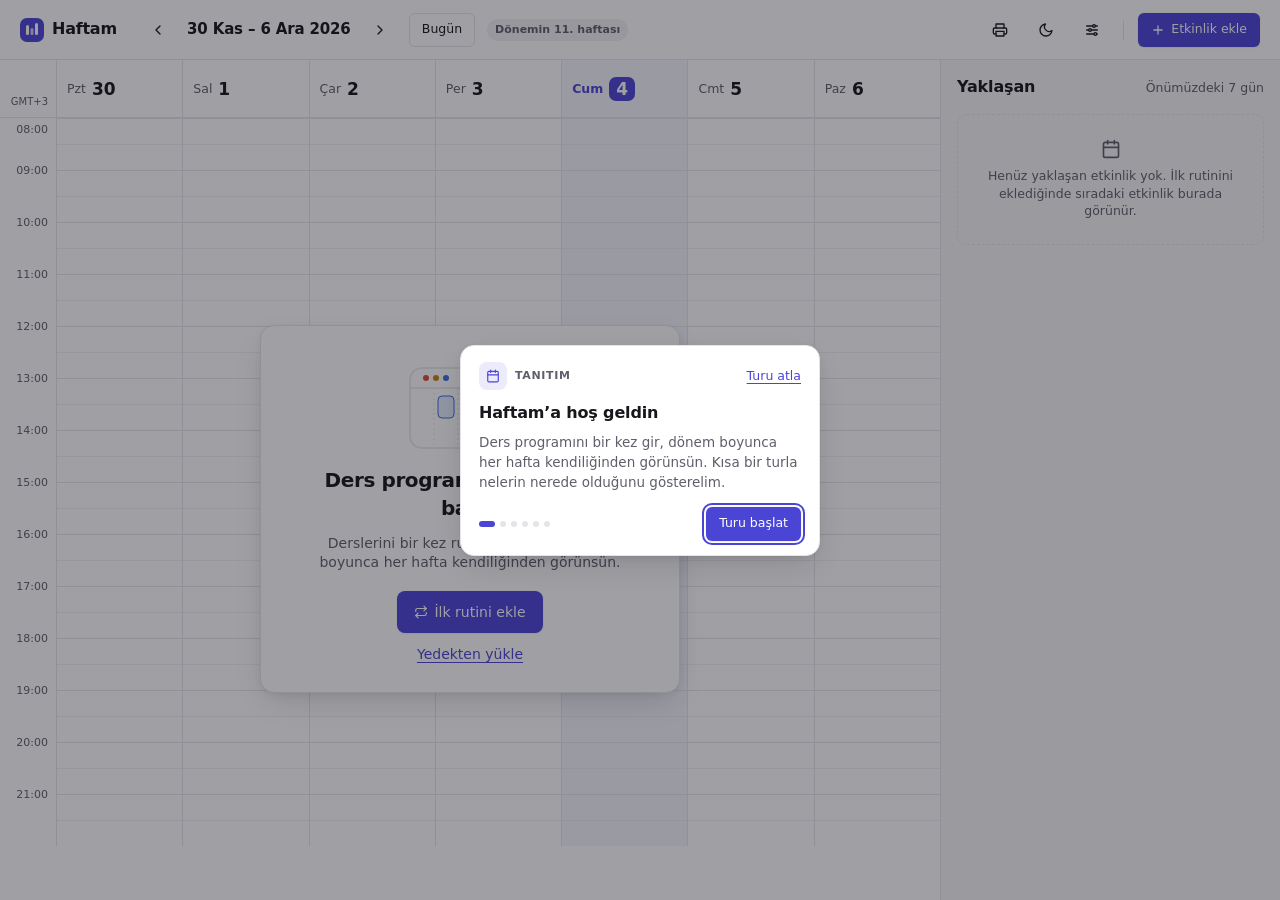
<file: index.html>
<!doctype html>
<html lang="tr" class="hf" data-theme="light">
<head>
<meta charset="utf-8">
<meta name="viewport" content="width=device-width, initial-scale=1, viewport-fit=cover">
<meta http-equiv="Content-Security-Policy" content="default-src 'none'; script-src 'self'; style-src 'self'; img-src 'self' data: blob:; font-src 'self'; connect-src 'self'; manifest-src 'self'; base-uri 'none'; form-action 'none'; object-src 'none'">
<meta name="referrer" content="no-referrer">
<meta name="description" content="Haftam: ders programı ve haftalık planlayıcı. Veriler yalnızca tarayıcında saklanır.">
<meta name="color-scheme" content="light dark">
<title>Haftam</title>
<link rel="icon" href="favicon.svg" type="image/svg+xml">
<link rel="stylesheet" href="css/tokens.css">
<link rel="stylesheet" href="css/app.css">
<link rel="stylesheet" href="css/print.css">
<script type="module" src="js/main.js"></script>
</head>
<body>
<div id="app">
  <noscript><p class="noscript">Haftam çalışmak için JavaScript’e ihtiyaç duyar.</p></noscript>
</div>
</body>
</html>
</file>
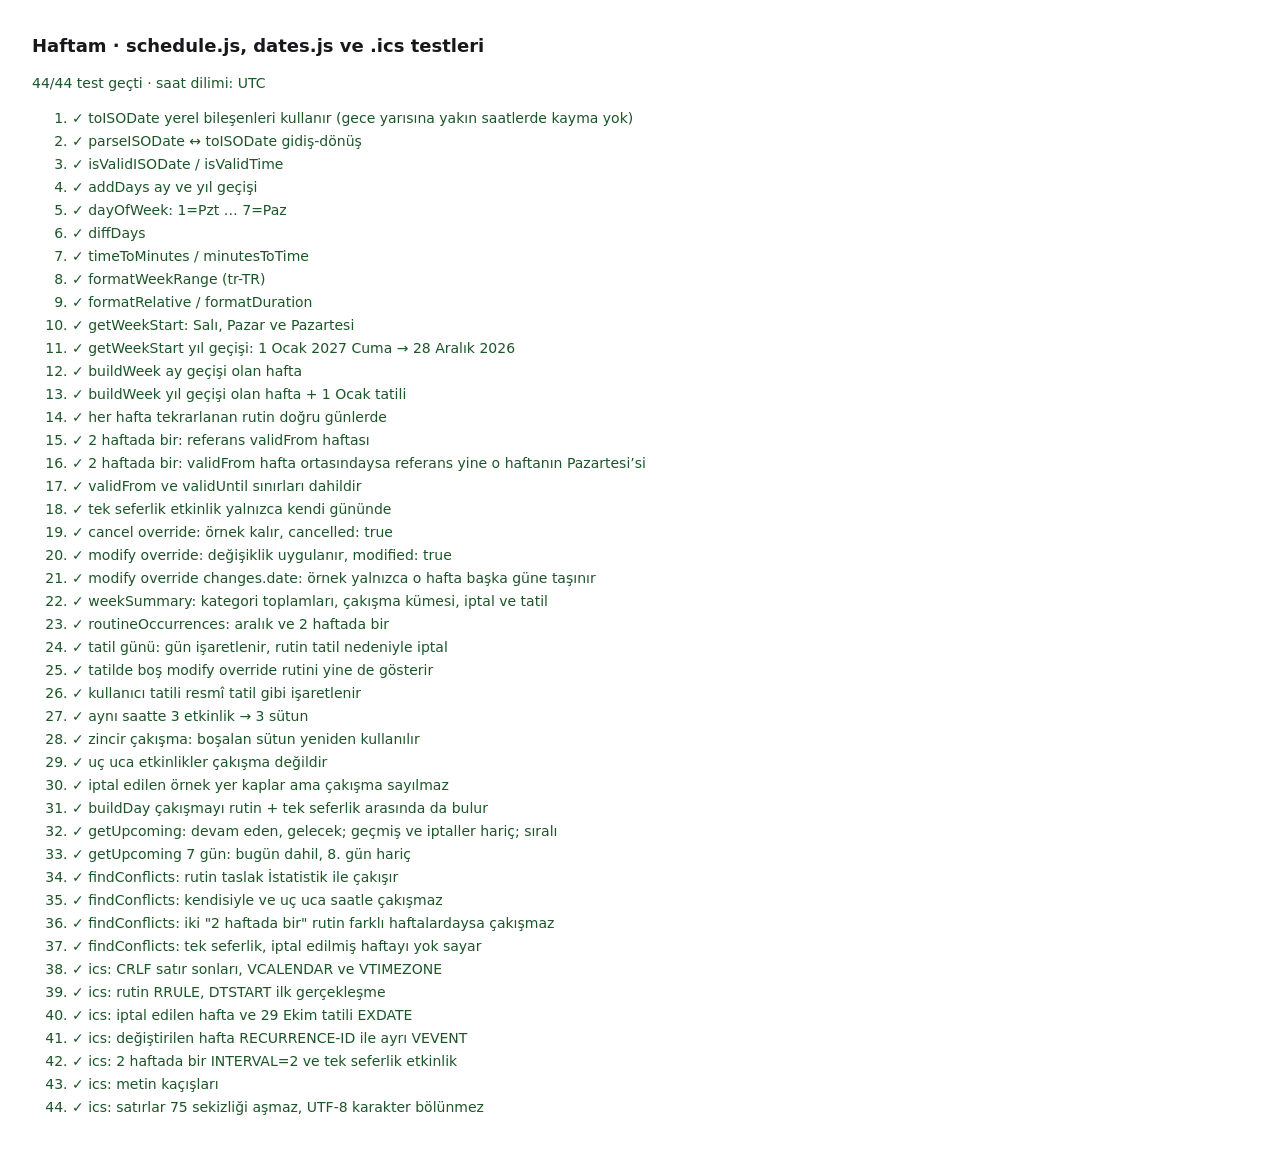
<file: tests/schedule.test.html>
<!doctype html>
<html lang="tr">
<head>
<meta charset="utf-8">
<meta name="viewport" content="width=device-width, initial-scale=1">
<meta http-equiv="Content-Security-Policy" content="default-src 'none'; script-src 'self'; style-src 'self'; img-src 'self' data:; base-uri 'none'; form-action 'none'">
<title>Haftam · Testler</title>
<link rel="icon" href="../favicon.svg" type="image/svg+xml">
<link rel="stylesheet" href="./tests.css">
</head>
<body>
<h1>Haftam · schedule.js, dates.js ve .ics testleri</h1>
<p id="summary">Çalışıyor…</p>
<ol id="results"></ol>
<script type="module" src="./browser.js"></script>
</body>
</html>
</file>
<file: css/tokens.css>
/* Haftam — tasarım değişkenleri */

.hf{
  /* Tipografi */
  --font-sans:"Inter",ui-sans-serif,system-ui,-apple-system,"Segoe UI",Roboto,sans-serif;
  --font-size-xs:11px;
  --font-size-sm:12.5px;
  --font-size-md:14px;
  --font-size-lg:16px;
  --font-size-xl:20px;
  /* Yarıçap */
  --radius-sm:6px;
  --radius-md:10px;
  --radius-lg:14px;
  /* Boşluk */
  --space-1:4px;--space-2:8px;--space-3:12px;--space-4:16px;
  --space-5:20px;--space-6:24px;--space-7:32px;--space-8:40px;
  /* Gölge */
  --shadow-sm:0 1px 2px rgba(17,17,26,.06),0 0 0 1px rgba(17,17,26,.02);
  --shadow-md:0 12px 32px -8px rgba(17,17,26,.18),0 2px 6px rgba(17,17,26,.06);
  /* Renk — açık */
  --color-bg:#F6F6F7;
  --color-surface:#FFFFFF;
  --color-surface-2:#F1F1F4;
  --color-border:#E4E4E9;
  --color-text:#17171C;
  --color-text-muted:#5F5F6B;
  --color-primary:#4B45D6;
  --color-primary-contrast:#FFFFFF;
  --color-danger:#C8243A;
  --color-warning:#A85A06;
  --color-now-line:#D6363E;
  --color-today-bg:#F5F5FE;
  --color-holiday-bg:#F8F3EA;
  /* Ek (yardımcı) */
  --color-primary-soft:#ECEBFC;
  --color-link:#4B45D6;
  --color-warning-soft:#FFF3DF;
  --color-danger-soft:#FDEBED;
  --color-now-text:#B0222A;
  --color-scrim:rgba(18,18,28,.40);
  --holiday-stripe:rgba(168,110,20,.14);
  --hour:52px;
  /* Kategoriler — vurgu / zemin / metin */
  --cat-ders:#3D6FE0;   --cat-ders-bg:#E4ECFD;   --cat-ders-fg:#1A3780;
  --cat-is:#C2850C;     --cat-is-bg:#FBEFD3;     --cat-is-fg:#663E03;
  --cat-kisisel:#8858EE;--cat-kisisel-bg:#EFE8FD;--cat-kisisel-fg:#47208C;
  --cat-sinav:#DD4F34;  --cat-sinav-bg:#FDE4DE;  --cat-sinav-fg:#87230F;
  --cat-sosyal:#3A9A4C; --cat-sosyal-bg:#E0F2E2; --cat-sosyal-fg:#1C5528;
  --cat-diger:#7A7A86;  --cat-diger-bg:#ECECEF;  --cat-diger-fg:#383842;

  box-sizing:border-box;
  font-family:var(--font-sans);
  font-size:var(--font-size-md);
  line-height:1.4;
  color:var(--color-text);
  background:var(--color-bg);
  -webkit-font-smoothing:antialiased;
  font-feature-settings:"cv11","ss03";
  color-scheme:light;
}

.hf[data-theme="dark"]{
  --shadow-sm:0 1px 2px rgba(0,0,0,.45);
  --shadow-md:0 16px 40px -8px rgba(0,0,0,.65),0 0 0 1px rgba(255,255,255,.04);
  --color-bg:#0F0F12;
  --color-surface:#17171B;
  --color-surface-2:#202027;
  --color-border:#2B2B33;
  --color-text:#ECECF1;
  --color-text-muted:#9C9CA8;
  --color-primary:#6A64F0;
  --color-primary-contrast:#FFFFFF;
  --color-danger:#FF6B78;
  --color-warning:#F2A33A;
  --color-now-line:#FF5A63;
  --color-today-bg:#191A2B;
  --color-holiday-bg:#1D1A15;
  --color-primary-soft:#24224A;
  --color-link:#AEAAFF;
  --color-warning-soft:#2E2210;
  --color-danger-soft:#33161B;
  --color-now-text:#FF9AA0;
  --color-scrim:rgba(0,0,0,.58);
  --holiday-stripe:rgba(255,205,130,.07);
  --cat-ders:#6E96FF;   --cat-ders-bg:#1B2747;   --cat-ders-fg:#C2D3FF;
  --cat-is:#E3A72F;     --cat-is-bg:#33270E;     --cat-is-fg:#F7D892;
  --cat-kisisel:#A584FF;--cat-kisisel-bg:#291F46;--cat-kisisel-fg:#DACBFF;
  --cat-sinav:#FF7A5E;  --cat-sinav-bg:#3B1C15;  --cat-sinav-fg:#FFC5B7;
  --cat-sosyal:#5CC06E; --cat-sosyal-bg:#16311D; --cat-sosyal-fg:#BAE8C1;
  --cat-diger:#9A9AA6;  --cat-diger-bg:#25252C;  --cat-diger-fg:#D4D4DC;
  color-scheme:dark;
}

/* Kategori eşleme: --bg / --fg / --ac */
.c-ders{--bg:var(--cat-ders-bg);--fg:var(--cat-ders-fg);--ac:var(--cat-ders)}
.c-is{--bg:var(--cat-is-bg);--fg:var(--cat-is-fg);--ac:var(--cat-is)}
.c-kisisel{--bg:var(--cat-kisisel-bg);--fg:var(--cat-kisisel-fg);--ac:var(--cat-kisisel)}
.c-sinav{--bg:var(--cat-sinav-bg);--fg:var(--cat-sinav-fg);--ac:var(--cat-sinav)}
.c-sosyal{--bg:var(--cat-sosyal-bg);--fg:var(--cat-sosyal-fg);--ac:var(--cat-sosyal)}
.c-diger{--bg:var(--cat-diger-bg);--fg:var(--cat-diger-fg);--ac:var(--cat-diger)}
</file>
<file: css/app.css>
/* Haftam — bileşen stilleri */

/* Temel */
.hf *,.hf *::before,.hf *::after{box-sizing:border-box}
:where(.hf) :where(button,input,textarea,select){font:inherit;color:inherit}
.hf h1,.hf h2,.hf h3,.hf h4,.hf p{margin:0}
.muted{color:var(--color-text-muted)}
.tnum{font-variant-numeric:tabular-nums}
.sr{position:absolute;width:1px;height:1px;overflow:hidden;clip:rect(0 0 0 0);white-space:nowrap}

/* İkonlar (maske, currentColor) */
.i{display:inline-block;width:16px;height:16px;flex:none;background-color:currentColor;-webkit-mask:var(--ic) center/100% 100% no-repeat;mask:var(--ic) center/100% 100% no-repeat}
.i-sm{width:14px;height:14px}
.i-xs{width:12px;height:12px}
.i-lg{width:20px;height:20px}
.i-book{--ic:url("data:image/svg+xml,%3Csvg xmlns='http://www.w3.org/2000/svg' viewBox='0 0 24 24' fill='none' stroke='black' stroke-width='2' stroke-linecap='round' stroke-linejoin='round'%3E%3Cpath d='M4 19.5A2.5 2.5 0 0 1 6.5 17H20V3H6.5A2.5 2.5 0 0 0 4 5.5z'/%3E%3Cpath d='M4 19.5A2.5 2.5 0 0 0 6.5 22H20v-5'/%3E%3C/svg%3E")}
.i-briefcase{--ic:url("data:image/svg+xml,%3Csvg xmlns='http://www.w3.org/2000/svg' viewBox='0 0 24 24' fill='none' stroke='black' stroke-width='2' stroke-linecap='round' stroke-linejoin='round'%3E%3Crect x='3' y='7' width='18' height='13' rx='2'/%3E%3Cpath d='M8 7V5a2 2 0 0 1 2-2h4a2 2 0 0 1 2 2v2M3 13h18'/%3E%3C/svg%3E")}
.i-user{--ic:url("data:image/svg+xml,%3Csvg xmlns='http://www.w3.org/2000/svg' viewBox='0 0 24 24' fill='none' stroke='black' stroke-width='2' stroke-linecap='round' stroke-linejoin='round'%3E%3Ccircle cx='12' cy='8' r='4'/%3E%3Cpath d='M4 21a8 8 0 0 1 16 0'/%3E%3C/svg%3E")}
.i-exam{--ic:url("data:image/svg+xml,%3Csvg xmlns='http://www.w3.org/2000/svg' viewBox='0 0 24 24' fill='none' stroke='black' stroke-width='2' stroke-linecap='round' stroke-linejoin='round'%3E%3Crect x='5' y='4' width='14' height='17' rx='2'/%3E%3Cpath d='M9 2h6v4H9z'/%3E%3Cpath d='m9 13 2 2 4-4'/%3E%3C/svg%3E")}
.i-users{--ic:url("data:image/svg+xml,%3Csvg xmlns='http://www.w3.org/2000/svg' viewBox='0 0 24 24' fill='none' stroke='black' stroke-width='2' stroke-linecap='round' stroke-linejoin='round'%3E%3Ccircle cx='9' cy='8' r='3.5'/%3E%3Cpath d='M2.5 20a6.5 6.5 0 0 1 13 0'/%3E%3Cpath d='M16 4.5a3.5 3.5 0 0 1 0 7M18 14a6 6 0 0 1 3.5 6'/%3E%3C/svg%3E")}
.i-dot{--ic:url("data:image/svg+xml,%3Csvg xmlns='http://www.w3.org/2000/svg' viewBox='0 0 24 24' fill='none' stroke='black' stroke-width='2' stroke-linecap='round' stroke-linejoin='round'%3E%3Ccircle cx='12' cy='12' r='8.5'/%3E%3Ccircle cx='12' cy='12' r='2.5'/%3E%3C/svg%3E")}
.i-chev-l{--ic:url("data:image/svg+xml,%3Csvg xmlns='http://www.w3.org/2000/svg' viewBox='0 0 24 24' fill='none' stroke='black' stroke-width='2' stroke-linecap='round' stroke-linejoin='round'%3E%3Cpath d='m15 18-6-6 6-6'/%3E%3C/svg%3E")}
.i-chev-r{--ic:url("data:image/svg+xml,%3Csvg xmlns='http://www.w3.org/2000/svg' viewBox='0 0 24 24' fill='none' stroke='black' stroke-width='2' stroke-linecap='round' stroke-linejoin='round'%3E%3Cpath d='m9 18 6-6-6-6'/%3E%3C/svg%3E")}
.i-chev-d{--ic:url("data:image/svg+xml,%3Csvg xmlns='http://www.w3.org/2000/svg' viewBox='0 0 24 24' fill='none' stroke='black' stroke-width='2' stroke-linecap='round' stroke-linejoin='round'%3E%3Cpath d='m6 9 6 6 6-6'/%3E%3C/svg%3E")}
.i-plus{--ic:url("data:image/svg+xml,%3Csvg xmlns='http://www.w3.org/2000/svg' viewBox='0 0 24 24' fill='none' stroke='black' stroke-width='2.2' stroke-linecap='round' stroke-linejoin='round'%3E%3Cpath d='M12 5v14M5 12h14'/%3E%3C/svg%3E")}
.i-settings{--ic:url("data:image/svg+xml,%3Csvg xmlns='http://www.w3.org/2000/svg' viewBox='0 0 24 24' fill='none' stroke='black' stroke-width='2' stroke-linecap='round' stroke-linejoin='round'%3E%3Cpath d='M4 6h9M17 6h3M4 12h3M11 12h9M4 18h11M19 18h1'/%3E%3Ccircle cx='15' cy='6' r='2'/%3E%3Ccircle cx='9' cy='12' r='2'/%3E%3Ccircle cx='17' cy='18' r='2'/%3E%3C/svg%3E")}
.i-sun{--ic:url("data:image/svg+xml,%3Csvg xmlns='http://www.w3.org/2000/svg' viewBox='0 0 24 24' fill='none' stroke='black' stroke-width='2' stroke-linecap='round' stroke-linejoin='round'%3E%3Ccircle cx='12' cy='12' r='4'/%3E%3Cpath d='M12 2v2M12 20v2M4.9 4.9l1.4 1.4M17.7 17.7l1.4 1.4M2 12h2M20 12h2M4.9 19.1l1.4-1.4M17.7 6.3l1.4-1.4'/%3E%3C/svg%3E")}
.i-moon{--ic:url("data:image/svg+xml,%3Csvg xmlns='http://www.w3.org/2000/svg' viewBox='0 0 24 24' fill='none' stroke='black' stroke-width='2' stroke-linecap='round' stroke-linejoin='round'%3E%3Cpath d='M21 12.8A9 9 0 1 1 11.2 3a7 7 0 0 0 9.8 9.8z'/%3E%3C/svg%3E")}
.i-pin{--ic:url("data:image/svg+xml,%3Csvg xmlns='http://www.w3.org/2000/svg' viewBox='0 0 24 24' fill='none' stroke='black' stroke-width='2' stroke-linecap='round' stroke-linejoin='round'%3E%3Cpath d='M12 21s-7-6.2-7-11.5a7 7 0 0 1 14 0C19 14.8 12 21 12 21z'/%3E%3Ccircle cx='12' cy='9.5' r='2.5'/%3E%3C/svg%3E")}
.i-clock{--ic:url("data:image/svg+xml,%3Csvg xmlns='http://www.w3.org/2000/svg' viewBox='0 0 24 24' fill='none' stroke='black' stroke-width='2' stroke-linecap='round' stroke-linejoin='round'%3E%3Ccircle cx='12' cy='12' r='9'/%3E%3Cpath d='M12 7v5l3 2'/%3E%3C/svg%3E")}
.i-alert{--ic:url("data:image/svg+xml,%3Csvg xmlns='http://www.w3.org/2000/svg' viewBox='0 0 24 24' fill='none' stroke='black' stroke-width='2.2' stroke-linecap='round' stroke-linejoin='round'%3E%3Cpath d='M10.3 3.9 1.8 18a2 2 0 0 0 1.7 3h17a2 2 0 0 0 1.7-3L13.7 3.9a2 2 0 0 0-3.4 0z'/%3E%3Cpath d='M12 9v4M12 17h.01'/%3E%3C/svg%3E")}
.i-repeat{--ic:url("data:image/svg+xml,%3Csvg xmlns='http://www.w3.org/2000/svg' viewBox='0 0 24 24' fill='none' stroke='black' stroke-width='2' stroke-linecap='round' stroke-linejoin='round'%3E%3Cpath d='m17 2 4 4-4 4'/%3E%3Cpath d='M3 11V9a3 3 0 0 1 3-3h15'/%3E%3Cpath d='m7 22-4-4 4-4'/%3E%3Cpath d='M21 13v2a3 3 0 0 1-3 3H3'/%3E%3C/svg%3E")}
.i-x{--ic:url("data:image/svg+xml,%3Csvg xmlns='http://www.w3.org/2000/svg' viewBox='0 0 24 24' fill='none' stroke='black' stroke-width='2' stroke-linecap='round' stroke-linejoin='round'%3E%3Cpath d='M18 6 6 18M6 6l12 12'/%3E%3C/svg%3E")}
.i-trash{--ic:url("data:image/svg+xml,%3Csvg xmlns='http://www.w3.org/2000/svg' viewBox='0 0 24 24' fill='none' stroke='black' stroke-width='2' stroke-linecap='round' stroke-linejoin='round'%3E%3Cpath d='M3 6h18M8 6V4h8v2M6 6l1 14h10l1-14M10 11v5M14 11v5'/%3E%3C/svg%3E")}
.i-edit{--ic:url("data:image/svg+xml,%3Csvg xmlns='http://www.w3.org/2000/svg' viewBox='0 0 24 24' fill='none' stroke='black' stroke-width='2' stroke-linecap='round' stroke-linejoin='round'%3E%3Cpath d='M12 20h9'/%3E%3Cpath d='M16.5 3.5a2.1 2.1 0 0 1 3 3L7 19l-4 1 1-4z'/%3E%3C/svg%3E")}
.i-edit-one{--ic:url("data:image/svg+xml,%3Csvg xmlns='http://www.w3.org/2000/svg' viewBox='0 0 24 24' fill='none' stroke='black' stroke-width='2' stroke-linecap='round' stroke-linejoin='round'%3E%3Crect x='3' y='4' width='18' height='17' rx='2'/%3E%3Cpath d='M3 9h18M8 2v4M16 2v4'/%3E%3Cpath d='m10 17 1-3 4-4 2 2-4 4z'/%3E%3C/svg%3E")}
.i-download{--ic:url("data:image/svg+xml,%3Csvg xmlns='http://www.w3.org/2000/svg' viewBox='0 0 24 24' fill='none' stroke='black' stroke-width='2' stroke-linecap='round' stroke-linejoin='round'%3E%3Cpath d='M12 3v12M7 10l5 5 5-5M5 21h14'/%3E%3C/svg%3E")}
.i-upload{--ic:url("data:image/svg+xml,%3Csvg xmlns='http://www.w3.org/2000/svg' viewBox='0 0 24 24' fill='none' stroke='black' stroke-width='2' stroke-linecap='round' stroke-linejoin='round'%3E%3Cpath d='M12 21V9M7 14l5-5 5 5M5 3h14'/%3E%3C/svg%3E")}
.i-calendar{--ic:url("data:image/svg+xml,%3Csvg xmlns='http://www.w3.org/2000/svg' viewBox='0 0 24 24' fill='none' stroke='black' stroke-width='2' stroke-linecap='round' stroke-linejoin='round'%3E%3Crect x='3' y='4' width='18' height='18' rx='2'/%3E%3Cpath d='M16 2v4M8 2v4M3 10h18'/%3E%3C/svg%3E")}
.i-info{--ic:url("data:image/svg+xml,%3Csvg xmlns='http://www.w3.org/2000/svg' viewBox='0 0 24 24' fill='none' stroke='black' stroke-width='2' stroke-linecap='round' stroke-linejoin='round'%3E%3Ccircle cx='12' cy='12' r='9'/%3E%3Cpath d='M12 16v-4M12 8h.01'/%3E%3C/svg%3E")}
.i-note{--ic:url("data:image/svg+xml,%3Csvg xmlns='http://www.w3.org/2000/svg' viewBox='0 0 24 24' fill='none' stroke='black' stroke-width='2' stroke-linecap='round' stroke-linejoin='round'%3E%3Cpath d='M4 6h16M4 12h16M4 18h10'/%3E%3C/svg%3E")}
.i-undo{--ic:url("data:image/svg+xml,%3Csvg xmlns='http://www.w3.org/2000/svg' viewBox='0 0 24 24' fill='none' stroke='black' stroke-width='2' stroke-linecap='round' stroke-linejoin='round'%3E%3Cpath d='M9 14 4 9l5-5'/%3E%3Cpath d='M4 9h11a5 5 0 0 1 0 10h-3'/%3E%3C/svg%3E")}
.i-ban{--ic:url("data:image/svg+xml,%3Csvg xmlns='http://www.w3.org/2000/svg' viewBox='0 0 24 24' fill='none' stroke='black' stroke-width='2' stroke-linecap='round' stroke-linejoin='round'%3E%3Ccircle cx='12' cy='12' r='9'/%3E%3Cpath d='m5.7 5.7 12.6 12.6'/%3E%3C/svg%3E")}
.i-list{--ic:url("data:image/svg+xml,%3Csvg xmlns='http://www.w3.org/2000/svg' viewBox='0 0 24 24' fill='none' stroke='black' stroke-width='2' stroke-linecap='round' stroke-linejoin='round'%3E%3Cpath d='M9 6h12M9 12h12M9 18h12M4 6h.01M4 12h.01M4 18h.01'/%3E%3C/svg%3E")}
.i-printer{--ic:url("data:image/svg+xml,%3Csvg xmlns='http://www.w3.org/2000/svg' viewBox='0 0 24 24' fill='none' stroke='black' stroke-width='2' stroke-linecap='round' stroke-linejoin='round'%3E%3Cpath d='M6 9V3h12v6'/%3E%3Crect x='6' y='14' width='12' height='7'/%3E%3Cpath d='M6 18H4a2 2 0 0 1-2-2v-5a2 2 0 0 1 2-2h16a2 2 0 0 1 2 2v5a2 2 0 0 1-2 2h-2'/%3E%3C/svg%3E")}
.i-check{--ic:url("data:image/svg+xml,%3Csvg xmlns='http://www.w3.org/2000/svg' viewBox='0 0 24 24' fill='none' stroke='black' stroke-width='2.4' stroke-linecap='round' stroke-linejoin='round'%3E%3Cpath d='M20 6 9 17l-5-5'/%3E%3C/svg%3E")}
.i-flag{--ic:url("data:image/svg+xml,%3Csvg xmlns='http://www.w3.org/2000/svg' viewBox='0 0 24 24' fill='none' stroke='black' stroke-width='2' stroke-linecap='round' stroke-linejoin='round'%3E%3Cpath d='M5 22V4'/%3E%3Cpath d='M5 4h12l-2.5 4L17 12H5'/%3E%3C/svg%3E")}
.i-lock{--ic:url("data:image/svg+xml,%3Csvg xmlns='http://www.w3.org/2000/svg' viewBox='0 0 24 24' fill='none' stroke='black' stroke-width='2' stroke-linecap='round' stroke-linejoin='round'%3E%3Crect x='4' y='11' width='16' height='10' rx='2'/%3E%3Cpath d='M8 11V7a4 4 0 0 1 8 0v4'/%3E%3C/svg%3E")}
.i-grip{--ic:url("data:image/svg+xml,%3Csvg xmlns='http://www.w3.org/2000/svg' viewBox='0 0 24 24' fill='black'%3E%3Ccircle cx='9' cy='6' r='1.6'/%3E%3Ccircle cx='15' cy='6' r='1.6'/%3E%3Ccircle cx='9' cy='12' r='1.6'/%3E%3Ccircle cx='15' cy='12' r='1.6'/%3E%3Ccircle cx='9' cy='18' r='1.6'/%3E%3Ccircle cx='15' cy='18' r='1.6'/%3E%3C/svg%3E")}
.i-file{--ic:url("data:image/svg+xml,%3Csvg xmlns='http://www.w3.org/2000/svg' viewBox='0 0 24 24' fill='none' stroke='black' stroke-width='2' stroke-linecap='round' stroke-linejoin='round'%3E%3Cpath d='M14 3H6a2 2 0 0 0-2 2v14a2 2 0 0 0 2 2h12a2 2 0 0 0 2-2V9z'/%3E%3Cpath d='M14 3v6h6'/%3E%3C/svg%3E")}

/* Butonlar */
.btn{display:inline-flex;align-items:center;justify-content:center;gap:6px;height:34px;padding:0 12px;border-radius:var(--radius-sm);border:1px solid var(--color-border);background:var(--color-surface);color:var(--color-text);font-size:var(--font-size-sm);font-weight:500;line-height:1;cursor:pointer;white-space:nowrap;text-decoration:none;transition:background .12s,border-color .12s,box-shadow .12s}
.btn:hover,.btn.is-hover{background:var(--color-surface-2)}
.btn:focus-visible,.is-focus{outline:2px solid var(--color-primary);outline-offset:2px}
.btn-primary{background:var(--color-primary);color:var(--color-primary-contrast);border-color:transparent;box-shadow:var(--shadow-sm)}
.btn-primary:hover,.btn-primary.is-hover{background:color-mix(in srgb,var(--color-primary) 86%,#000)}
.btn-ghost{background:transparent;border-color:transparent}
.btn-ghost:hover,.btn-ghost.is-hover{background:var(--color-surface-2)}
.btn-icon{width:34px;padding:0}
.btn-touch{width:44px;height:44px;padding:0}
.btn-lg{height:42px;padding:0 16px;font-size:var(--font-size-md);border-radius:8px}
.btn-danger{color:var(--color-danger);border-color:color-mix(in srgb,var(--color-danger) 35%,var(--color-border))}
.btn-danger:hover,.btn-danger.is-hover{background:var(--color-danger-soft)}
.btn-danger-solid{background:var(--color-danger);color:#fff;border-color:transparent}
.hf[data-theme="dark"] .btn-danger-solid{color:#24060A}
.btn[disabled],.btn.is-disabled{opacity:.45;cursor:not-allowed;box-shadow:none}
.link{background:none;border:0;padding:0;color:var(--color-link);font-weight:500;cursor:pointer;text-decoration:underline;text-underline-offset:3px;text-decoration-thickness:1px}
.chip{display:inline-flex;align-items:center;gap:4px;height:22px;padding:0 8px;border-radius:999px;background:var(--color-surface-2);color:var(--color-text-muted);font-size:var(--font-size-xs);font-weight:600;white-space:nowrap}
.eyebrow{font-size:var(--font-size-xs);font-weight:600;letter-spacing:.06em;text-transform:uppercase;color:var(--color-text-muted)}

/* AppHeader + WeekNavigator */
.hdr{height:60px;flex:none;display:flex;align-items:center;gap:var(--space-3);padding:0 var(--space-5);background:var(--color-surface);border-bottom:1px solid var(--color-border)}
.logo{display:flex;align-items:center;gap:8px;font-size:16px;font-weight:700;letter-spacing:-.015em;margin-right:var(--space-3)}
.wnav{display:flex;align-items:center;gap:2px}
.wnav-label{font-size:15px;font-weight:600;letter-spacing:-.01em;padding:0 8px;min-width:184px;text-align:center;font-variant-numeric:tabular-nums}
.hdr-sep{width:1px;height:20px;background:var(--color-border);margin:0 2px}

/* WeekGrid */
.wg{flex:1;min-width:0;display:flex;flex-direction:column;background:var(--color-surface);position:relative}
.wg-head,.wg-body{display:grid;grid-template-columns:56px repeat(7,minmax(0,1fr))}
.wg-head{height:58px;flex:none;border-bottom:1px solid var(--color-border)}
.tz{font-size:10px;color:var(--color-text-muted);display:flex;align-items:flex-end;justify-content:flex-end;padding:0 8px 8px 0}
.dh{border-left:1px solid var(--color-border);padding:8px 10px;display:flex;flex-direction:column;justify-content:center;gap:3px;min-width:0}
.dh-top{display:flex;align-items:center;gap:6px}
.dh-name{font-size:var(--font-size-sm);font-weight:500;color:var(--color-text-muted)}
.dh-date{font-size:17px;font-weight:600;letter-spacing:-.01em;font-variant-numeric:tabular-nums;line-height:24px}
.dh.is-today{background:var(--color-today-bg)}
.dh.is-today .dh-name{color:var(--color-link);font-weight:600}
.dh.is-today .dh-date{background:var(--color-primary);color:var(--color-primary-contrast);border-radius:7px;padding:0 7px}
.dh.is-holiday{background:var(--color-holiday-bg)}
.dh-holiday{display:flex;align-items:center;gap:4px;font-size:var(--font-size-xs);font-weight:600;color:var(--color-warning);white-space:nowrap;overflow:hidden;text-overflow:ellipsis}
.wg-body{flex:1;position:relative;min-height:0}
.tc{position:relative}
.tc-h{height:var(--hour);position:relative}
.tc-h span{position:absolute;top:-7px;right:8px;font-size:var(--font-size-xs);color:var(--color-text-muted);font-variant-numeric:tabular-nums}
.tc-h:first-child span{top:4px}
.dc{position:relative;border-left:1px solid var(--color-border);
  --half:color-mix(in srgb,var(--color-border) 50%,transparent);
  background-image:linear-gradient(to bottom,var(--color-border) 1px,transparent 1px),linear-gradient(to bottom,transparent calc(var(--hour) / 2),var(--half) calc(var(--hour) / 2),var(--half) calc(var(--hour) / 2 + 1px),transparent calc(var(--hour) / 2 + 1px));
  background-size:100% var(--hour),100% var(--hour)}
.dc.is-today{background-color:var(--color-today-bg)}
.dc.is-holiday{background-color:var(--color-holiday-bg);
  background-image:linear-gradient(to bottom,var(--color-border) 1px,transparent 1px),linear-gradient(to bottom,transparent calc(var(--hour) / 2),var(--half) calc(var(--hour) / 2),var(--half) calc(var(--hour) / 2 + 1px),transparent calc(var(--hour) / 2 + 1px)),repeating-linear-gradient(135deg,var(--holiday-stripe) 0 1px,transparent 1px 9px);
  background-size:100% var(--hour),100% var(--hour),auto}
.now-faint{position:absolute;left:56px;right:0;height:1px;background:color-mix(in srgb,var(--color-now-line) 35%,transparent);pointer-events:none;z-index:1}
.now{position:absolute;left:-1px;right:0;height:2px;background:var(--color-now-line);z-index:3;pointer-events:none}
.now::before{content:"";position:absolute;left:-5px;top:-4px;width:10px;height:10px;border-radius:50%;background:var(--color-now-line);box-shadow:0 0 0 2px var(--color-surface)}
.now-label{position:absolute;right:4px;transform:translateY(-50%);font-size:10px;font-weight:700;color:#fff;background:var(--color-now-line);padding:2px 5px;border-radius:5px;z-index:3;font-variant-numeric:tabular-nums}
.hf[data-theme="dark"] .now-label{color:#1B0306}

/* EventBlock */
.ev{position:absolute;z-index:2;display:flex;flex-direction:column;gap:1px;padding:5px 7px;border-radius:var(--radius-sm);background:var(--bg);color:var(--fg);border:1px solid color-mix(in srgb,var(--ac) 30%,transparent);font-size:12px;line-height:1.3;overflow:hidden;cursor:pointer;text-align:left;transition:box-shadow .12s,border-color .12s,transform .12s}
.ev:hover,.ev.is-hover{border-color:color-mix(in srgb,var(--ac) 75%,transparent);box-shadow:var(--shadow-sm)}
.ev:focus-visible,.ev.is-focus{outline:2px solid var(--color-primary);outline-offset:2px;z-index:4}
.ev-t{display:flex;align-items:flex-start;gap:5px;font-weight:600;min-width:0}
.ev-t .i{margin-top:2px;opacity:.9}
.ev-tt{overflow:hidden;display:-webkit-box;-webkit-line-clamp:2;-webkit-box-orient:vertical;word-break:break-word}
.ev-m{display:block;font-size:11px;opacity:.85;white-space:nowrap;overflow:hidden;text-overflow:ellipsis;font-variant-numeric:tabular-nums}
.ev.is-compact .ev-tt{-webkit-line-clamp:1}
.ev.is-short{flex-direction:row;align-items:center;padding:0 7px}
.ev.is-short .ev-t{align-items:center;flex:1}
.ev.is-short .ev-t .i{margin-top:0}
.ev.is-short .ev-tt{-webkit-line-clamp:1}
.ev.is-cancelled{background:transparent;opacity:.7;border-style:dashed;border-color:color-mix(in srgb,var(--ac) 60%,transparent)}
.ev.is-cancelled .ev-tt{text-decoration:line-through;text-decoration-thickness:1.5px}
.ev.has-badge .ev-t{padding-right:46px}
.ev.has-warn .ev-t{padding-right:16px}
.ev-flag{position:absolute;top:4px;right:4px;display:inline-flex;align-items:center;gap:3px;height:17px;padding:0 5px;border-radius:4px;font-size:10px;font-weight:600;background:var(--color-surface);color:var(--fg);border:1px solid color-mix(in srgb,var(--ac) 45%,transparent)}
.ev-warn{position:absolute;top:4px;right:4px;width:16px;height:16px;border-radius:5px;background:var(--color-warning);color:#fff;display:grid;place-items:center}
.hf[data-theme="dark"] .ev-warn{color:#2A1800}
.ev.is-dragging{transform:rotate(-1.5deg) translateY(-3px);box-shadow:var(--shadow-md);border-color:var(--ac);cursor:grabbing;z-index:5}
.ev-ghost{position:absolute;border-radius:var(--radius-sm);border:1.5px dashed color-mix(in srgb,var(--ac) 60%,transparent);background:color-mix(in srgb,var(--bg) 45%,transparent)}
.drag-tip{position:absolute;font-size:10.5px;font-weight:600;color:var(--color-primary-contrast);background:var(--color-primary);padding:2px 6px;border-radius:5px;z-index:6;font-variant-numeric:tabular-nums;white-space:nowrap}

/* UpcomingPanel */
.up{width:340px;flex:none;display:flex;flex-direction:column;gap:var(--space-4);padding:var(--space-4);border-left:1px solid var(--color-border);background:var(--color-bg);min-height:0}
.up-head{display:flex;align-items:baseline;justify-content:space-between}
.up-head h2{font-size:var(--font-size-lg);font-weight:600;letter-spacing:-.01em}
.nu{background:var(--color-surface);border:1px solid var(--color-border);border-radius:var(--radius-lg);padding:var(--space-4);box-shadow:var(--shadow-sm);display:flex;flex-direction:column;gap:10px;flex:none}
.nu-top{display:flex;align-items:center;justify-content:space-between;gap:8px}
.nu-title{font-size:var(--font-size-xl);font-weight:700;letter-spacing:-.02em;line-height:1.2}
.nu-meta{display:flex;flex-direction:column;gap:5px;font-size:var(--font-size-sm);color:var(--color-text-muted)}
.nu-meta span{display:flex;align-items:center;gap:7px}
.nu-foot{display:flex;align-items:center;gap:6px;flex-wrap:wrap}
.nu-count{height:4px;border-radius:2px;background:var(--color-surface-2);overflow:hidden}
.nu-count span{display:block;height:100%;background:var(--color-primary);border-radius:2px}
.rel{display:inline-flex;align-items:center;gap:6px;height:22px;padding:0 8px;border-radius:999px;font-size:var(--font-size-xs);font-weight:600;white-space:nowrap;font-variant-numeric:tabular-nums}
.rel-soon{background:var(--color-primary-soft);color:var(--color-link)}
.rel-now{background:color-mix(in srgb,var(--color-now-line) 12%,transparent);color:var(--color-now-text)}
.rel-now::before{content:"";width:6px;height:6px;border-radius:50%;background:var(--color-now-line);box-shadow:0 0 0 3px color-mix(in srgb,var(--color-now-line) 22%,transparent)}
.rel-plain{color:var(--color-text-muted);font-weight:500;padding:0;height:auto;background:none}
.tag{display:inline-flex;align-items:center;gap:5px;height:22px;padding:0 8px;border-radius:6px;font-size:var(--font-size-xs);font-weight:600;background:var(--bg);color:var(--fg);white-space:nowrap}
.tag-plain{background:var(--color-surface-2);color:var(--color-text-muted)}
.up-list{flex:1;min-height:0;overflow:auto;display:flex;flex-direction:column;gap:var(--space-3);margin:0 -6px;padding:0 6px 24px;-webkit-mask-image:linear-gradient(to bottom,#000 82%,transparent);mask-image:linear-gradient(to bottom,#000 82%,transparent);scrollbar-width:thin}
.ug{display:flex;flex-direction:column;gap:1px}
.ug-h{display:flex;align-items:center;gap:6px;padding:0 6px 4px;font-size:var(--font-size-xs);font-weight:600;color:var(--color-text-muted);text-transform:uppercase;letter-spacing:.05em}
.ug-sub{text-transform:none;letter-spacing:0;font-weight:500}
.ug-sub.is-holiday{color:var(--color-warning);display:inline-flex;align-items:center;gap:4px}
.ur{display:flex;align-items:center;gap:10px;width:100%;padding:7px 6px;border:0;border-radius:8px;background:transparent;text-align:left;cursor:pointer}
.ur:hover{background:var(--color-surface)}
.ur:focus-visible{outline:2px solid var(--color-primary);outline-offset:0}
.cat-sq{width:26px;height:26px;flex:none;border-radius:7px;display:grid;place-items:center;background:var(--bg);color:var(--fg)}
.cat-sq.sm{width:18px;height:18px;border-radius:5px}
.ur-main{flex:1;min-width:0;display:flex;flex-direction:column;gap:1px}
.ur-t{display:block;font-size:13px;font-weight:500;white-space:nowrap;overflow:hidden;text-overflow:ellipsis}
.ur-s{display:block;font-size:var(--font-size-xs);color:var(--color-text-muted);font-variant-numeric:tabular-nums}
.ur.is-cancelled .ur-t{text-decoration:line-through;color:var(--color-text-muted)}
.ur.is-cancelled .cat-sq{background:transparent;box-shadow:inset 0 0 0 1px var(--color-border);color:var(--color-text-muted)}
.badge{display:inline-flex;align-items:center;gap:3px;height:18px;padding:0 6px;border-radius:5px;font-size:10.5px;font-weight:600;white-space:nowrap}
.badge-mod{background:var(--color-primary-soft);color:var(--color-link)}
.badge-warn{background:var(--color-warning-soft);color:var(--color-warning)}
.badge-off{background:var(--color-surface-2);color:var(--color-text-muted)}

/* WeekSummary */
.ws{background:var(--color-surface);border:1px solid var(--color-border);border-radius:var(--radius-md);padding:12px 14px 14px;display:flex;flex-direction:column;gap:10px;flex:none}
.ws-head{display:flex;align-items:baseline;justify-content:space-between}
.ws-head h3{font-size:13px;font-weight:600}
.ws-bar{display:flex;height:8px;border-radius:99px;overflow:hidden;gap:2px}
.ws-bar span{display:block;height:100%}
.ws-grid{display:grid;grid-template-columns:repeat(2,minmax(0,1fr));gap:7px 14px}
.ws-row{display:flex;align-items:center;gap:7px;font-size:var(--font-size-sm);min-width:0}
.ws-row .n{flex:1;min-width:0;color:var(--color-text-muted)}
.ws-row .v{font-weight:600;font-variant-numeric:tabular-nums;white-space:nowrap}
.ws-foot{display:flex;gap:12px;font-size:var(--font-size-xs);color:var(--color-text-muted);border-top:1px solid var(--color-border);padding-top:10px}
.ws-foot span{display:inline-flex;align-items:center;gap:4px}

/* EmptyState */
.empty{position:absolute;left:0;right:0;top:58px;bottom:0;display:grid;place-items:center;z-index:6}
.empty-card{width:420px;text-align:center;display:flex;flex-direction:column;align-items:center;gap:12px;padding:32px 32px 28px;background:var(--color-surface);border:1px solid var(--color-border);border-radius:var(--radius-lg);box-shadow:var(--shadow-md)}
.empty-card h2{font-size:var(--font-size-xl);font-weight:700;letter-spacing:-.02em}
.empty-card p{color:var(--color-text-muted);max-width:320px}
.up-empty{border:1px dashed var(--color-border);border-radius:var(--radius-md);padding:24px 20px;text-align:center;color:var(--color-text-muted);font-size:var(--font-size-sm);display:flex;flex-direction:column;align-items:center;gap:8px}

/* Mobil */
.m{width:390px;height:844px;display:flex;flex-direction:column;position:relative;overflow:hidden;background:var(--color-bg);--hour:56px}
.m-hdr{height:56px;flex:none;display:flex;align-items:center;gap:2px;padding:0 6px 0 16px}
.m-body{flex:1;min-height:0;display:flex;flex-direction:column}
.nu-compact{margin:0 16px 12px;padding:12px 14px;gap:6px;border-radius:var(--radius-md)}
.nu-compact .nu-title{font-size:17px}
.mdp{display:flex;gap:6px;overflow-x:auto;padding:0 16px 12px;scrollbar-width:none;flex:none}
.mdp-day{flex:none;width:54px;height:64px;border-radius:12px;border:1px solid var(--color-border);background:var(--color-surface);display:flex;flex-direction:column;align-items:center;justify-content:center;gap:1px;cursor:pointer;position:relative;padding:0}
.mdp-day .n{font-size:var(--font-size-xs);color:var(--color-text-muted);font-weight:500}
.mdp-day .d{font-size:17px;font-weight:600;font-variant-numeric:tabular-nums}
.mdp-day.is-today{border-color:var(--color-primary);box-shadow:inset 0 0 0 1px var(--color-primary)}
.mdp-day.is-holiday{background-color:var(--color-holiday-bg);background-image:repeating-linear-gradient(135deg,var(--holiday-stripe) 0 1px,transparent 1px 7px)}
.mdp-day.is-sel{background:var(--color-primary);border-color:var(--color-primary);color:var(--color-primary-contrast);box-shadow:var(--shadow-sm)}
.mdp-day.is-sel .n{color:inherit;opacity:.85}
.mdp-dots{display:flex;gap:3px;height:5px;align-items:center}
.mdp-dots span{width:4px;height:4px;border-radius:50%;background:currentColor;opacity:.55}
.mdp-flag{position:absolute;top:5px;right:6px;color:var(--color-warning)}
.m-dayhead{display:flex;align-items:baseline;justify-content:space-between;padding:2px 16px 8px;flex:none}
.m-dayhead h2{font-size:var(--font-size-lg);font-weight:600;letter-spacing:-.01em}
.m-tl{flex:1;min-height:0;overflow-y:auto;background:var(--color-surface);border-top:1px solid var(--color-border)}
.m-tl-inner{display:grid;grid-template-columns:52px minmax(0,1fr);position:relative;padding:10px 0 110px}
.m .dc{border-left:1px solid var(--color-border)}
.m .ev{font-size:13px;padding:6px 10px}
.m .ev-m{font-size:12px}
.m .ev.is-short{padding:0 10px}
.tabbar{height:64px;flex:none;display:flex;background:var(--color-surface);border-top:1px solid var(--color-border)}
.tab{flex:1;display:flex;flex-direction:column;align-items:center;justify-content:center;gap:3px;border:0;background:none;font-size:11px;font-weight:500;color:var(--color-text-muted);cursor:pointer;position:relative}
.tab.is-active{color:var(--color-text);font-weight:600}
.tab.is-active .i{color:var(--color-primary)}
.tab-badge{position:absolute;top:7px;left:calc(50% + 5px);min-width:17px;height:17px;border-radius:9px;background:var(--color-now-line);color:#fff;font-size:10px;font-weight:700;display:grid;place-items:center;padding:0 4px;font-variant-numeric:tabular-nums}
.hf[data-theme="dark"] .tab-badge{color:#1B0306}
.fab{position:absolute;right:16px;bottom:80px;width:56px;height:56px;border-radius:18px;border:0;background:var(--color-primary);color:var(--color-primary-contrast);display:grid;place-items:center;box-shadow:0 10px 24px -6px color-mix(in srgb,var(--color-primary) 55%,transparent),var(--shadow-sm);cursor:pointer;z-index:8}
.fab .i{width:24px;height:24px}
.m-list{flex:1;min-height:0;overflow-y:auto;padding:0 10px 100px;display:flex;flex-direction:column;gap:14px}
.m-list .ur{padding:10px 8px;min-height:52px}
.m-list .ur-t{font-size:14px}
.m-list .ws{margin:0 6px}

/* Form: EventModal / sheet */
.modal{width:540px;background:var(--color-surface);border:1px solid var(--color-border);border-radius:var(--radius-lg);box-shadow:var(--shadow-md);display:flex;flex-direction:column;overflow:hidden}
.sheet{position:absolute;left:0;right:0;bottom:0;background:var(--color-surface);border-radius:20px 20px 0 0;box-shadow:var(--shadow-md);display:flex;flex-direction:column;overflow:hidden;z-index:20}
.grabber{width:36px;height:4px;border-radius:2px;background:var(--color-border);margin:8px auto 0;flex:none}
.f-head{display:flex;align-items:center;justify-content:space-between;padding:14px 16px 10px 20px;flex:none}
.f-head h2{font-size:var(--font-size-lg);font-weight:600;letter-spacing:-.01em}
.f-body{padding:2px 20px 18px;display:flex;flex-direction:column;gap:14px;overflow:auto;min-height:0}
.f-foot{display:flex;align-items:center;gap:8px;padding:12px 20px;border-top:1px solid var(--color-border);flex:none}
.seg{display:grid;grid-auto-flow:column;grid-auto-columns:minmax(0,1fr);padding:3px;border-radius:9px;background:var(--color-surface-2);gap:2px}
.seg button{height:30px;border:0;border-radius:7px;background:transparent;font-size:var(--font-size-sm);font-weight:500;color:var(--color-text-muted);cursor:pointer;display:flex;align-items:center;justify-content:center;gap:6px;white-space:nowrap}
.seg button:hover{color:var(--color-text)}
.seg button.is-on{background:var(--color-surface);color:var(--color-text);font-weight:600;box-shadow:var(--shadow-sm),0 0 0 1px var(--color-border)}
.hf[data-theme="dark"] .seg button.is-on{background:#2E2E38}
.fld{display:flex;flex-direction:column;gap:6px;min-width:0}
.lbl{font-size:var(--font-size-sm);font-weight:500;color:var(--color-text);display:flex;align-items:center;justify-content:space-between;gap:8px}
.hint{font-size:var(--font-size-xs);color:var(--color-text-muted);font-weight:400}
.inp{height:38px;width:100%;padding:0 12px;border-radius:8px;border:1px solid var(--color-border);background:var(--color-surface);color:var(--color-text);font-size:var(--font-size-md);display:flex;align-items:center;gap:8px;text-align:left;cursor:text;font-variant-numeric:tabular-nums}
.inp:hover{border-color:color-mix(in srgb,var(--color-text) 22%,var(--color-border))}
.inp:focus,.inp:focus-visible,.inp.is-focus{outline:none;border-color:var(--color-primary);box-shadow:0 0 0 3px color-mix(in srgb,var(--color-primary) 22%,transparent)}
.inp.is-error{border-color:var(--color-danger);box-shadow:0 0 0 3px color-mix(in srgb,var(--color-danger) 14%,transparent)}
.inp .i{color:var(--color-text-muted)}
.inp .grow{flex:1}
button.inp{cursor:pointer}
textarea.inp{height:64px;padding:9px 12px;resize:none;line-height:1.45;display:block}
.row2{display:grid;grid-template-columns:repeat(2,minmax(0,1fr));gap:12px}
.trow{display:grid;grid-template-columns:minmax(0,1fr) 12px minmax(0,1fr);align-items:center;gap:6px}
.trow .dash{text-align:center;color:var(--color-text-muted)}
.days{display:grid;grid-template-columns:repeat(7,minmax(0,1fr));gap:6px}
.dchip{height:36px;border-radius:8px;border:1px solid var(--color-border);background:var(--color-surface);font-size:var(--font-size-sm);font-weight:500;cursor:pointer;color:var(--color-text);display:flex;align-items:center;justify-content:center;gap:4px;padding:0}
.dchip:hover{background:var(--color-surface-2)}
.dchip.is-on{background:var(--color-primary-soft);border-color:var(--color-primary);color:var(--color-link);font-weight:600}
.cats{display:grid;grid-template-columns:repeat(3,minmax(0,1fr));gap:6px}
.copt{display:flex;align-items:center;gap:8px;height:36px;padding:0 10px;border-radius:8px;border:1px solid var(--color-border);background:var(--color-surface);font-size:var(--font-size-sm);font-weight:500;cursor:pointer;text-align:left;color:var(--color-text)}
.copt:hover{background:var(--color-surface-2)}
.copt .dot{width:10px;height:10px;border-radius:50%;background:var(--ac);flex:none}
.copt .i{color:var(--color-text-muted);margin-left:auto}
.copt.is-on{border-color:var(--ac);background:var(--bg);color:var(--fg);font-weight:600;box-shadow:inset 0 0 0 1px var(--ac)}
.copt.is-on .i{color:var(--fg)}
.warn-inline{display:flex;gap:10px;align-items:flex-start;padding:10px 12px;border-radius:8px;background:var(--color-warning-soft);color:var(--color-warning);font-size:var(--font-size-sm);border:1px solid color-mix(in srgb,var(--color-warning) 28%,transparent);line-height:1.45}
.warn-inline .i{margin-top:2px}
.warn-inline b{font-weight:600}
.cal{border:1px solid var(--color-border);border-radius:10px;padding:8px 10px 10px}
.cal-head{display:flex;align-items:center;justify-content:space-between;font-weight:600;font-size:var(--font-size-sm);margin-bottom:4px}
.cal-grid{display:grid;grid-template-columns:repeat(7,minmax(0,1fr));gap:2px;text-align:center}
.cal-dow{font-size:10.5px;color:var(--color-text-muted);font-weight:600;padding:4px 0}
.cal-d{height:32px;border:0;border-radius:8px;background:transparent;font-size:var(--font-size-sm);cursor:pointer;font-variant-numeric:tabular-nums;padding:0}
.cal-d:hover{background:var(--color-surface-2)}
.cal-d.is-out{color:var(--color-text-muted);opacity:.55}
.cal-d.is-today{box-shadow:inset 0 0 0 1px var(--color-primary)}
.cal-d.is-hol{color:var(--color-warning);font-weight:600}
.cal-d.is-sel{background:var(--color-primary);color:var(--color-primary-contrast);font-weight:600}

/* EventPopover */
.pop{width:340px;background:var(--color-surface);border:1px solid var(--color-border);border-radius:var(--radius-lg);box-shadow:var(--shadow-md);position:relative}
.pop::before{content:"";position:absolute;left:-7px;top:30px;width:12px;height:12px;background:var(--color-surface);border-left:1px solid var(--color-border);border-bottom:1px solid var(--color-border);transform:rotate(45deg)}
.pop-head{padding:14px 48px 10px 16px;display:flex;flex-direction:column;gap:8px}
.pop-title{font-size:var(--font-size-lg);font-weight:600;letter-spacing:-.01em;line-height:1.3}
.pop-x{position:absolute;top:8px;right:8px}
.pop-meta{display:flex;flex-direction:column;gap:7px;padding:0 16px 14px;font-size:var(--font-size-sm)}
.pop-meta .r{display:flex;gap:9px;align-items:flex-start}
.pop-meta .r .i{color:var(--color-text-muted);margin-top:1px}
.pop-note{background:var(--color-surface-2);border-radius:8px;padding:8px 10px;font-size:var(--font-size-sm);line-height:1.45}
.pop-acts{border-top:1px solid var(--color-border);padding:6px;display:flex;flex-direction:column}
.pact{display:flex;align-items:center;gap:10px;height:36px;padding:0 10px;border:0;border-radius:7px;background:transparent;font-size:var(--font-size-sm);font-weight:500;cursor:pointer;text-align:left;color:var(--color-text);width:100%}
.pact:hover,.pact.is-hover{background:var(--color-surface-2)}
.pact .i{color:var(--color-text-muted)}
.pact .k{margin-left:auto;font-size:var(--font-size-xs);color:var(--color-text-muted);font-weight:400}
.pact-danger,.pact-danger .i{color:var(--color-danger)}
.pact-primary{color:var(--color-link);font-weight:600}
.pact-primary .i{color:var(--color-link)}
.pact-sep{height:1px;background:var(--color-border);margin:4px 6px}
.pop-row{display:flex;gap:8px;padding:12px 16px;border-top:1px solid var(--color-border);justify-content:flex-end}
.cancel-band{display:flex;align-items:center;gap:8px;padding:8px 10px;border-radius:8px;background:var(--color-surface-2);font-size:var(--font-size-sm);color:var(--color-text-muted)}

/* SettingsPanel */
.set{width:100%;height:100%;display:flex;flex-direction:column;background:var(--color-surface);border:1px solid var(--color-border);border-radius:var(--radius-lg);box-shadow:var(--shadow-md);overflow:hidden}
.set-top{height:60px;flex:none;display:flex;align-items:center;justify-content:space-between;padding:0 16px 0 24px;border-bottom:1px solid var(--color-border)}
.set-top h1{font-size:var(--font-size-lg);font-weight:600}
.set-wrap{flex:1;display:flex;min-height:0}
.set-nav{width:220px;flex:none;padding:16px 12px;border-right:1px solid var(--color-border);display:flex;flex-direction:column;gap:2px;background:var(--color-bg)}
.snav{display:flex;align-items:center;gap:10px;height:36px;padding:0 10px;border-radius:7px;color:var(--color-text-muted);font-size:var(--font-size-sm);font-weight:500;text-decoration:none}
.snav:hover{background:var(--color-surface-2);color:var(--color-text)}
.snav.is-on{background:var(--color-surface);color:var(--color-text);box-shadow:var(--shadow-sm),0 0 0 1px var(--color-border)}
.snav .dotw{margin-left:auto;width:7px;height:7px;border-radius:50%;background:var(--color-warning)}
.set-main{flex:1;min-width:0;padding:0 32px 24px;overflow:auto}
.set-sec{padding:26px 0;border-bottom:1px solid var(--color-border);display:grid;grid-template-columns:220px minmax(0,1fr);gap:28px}
.set-sec:last-child{border-bottom:0}
.set-sec h2{font-size:var(--font-size-md);font-weight:600}
.set-sec .d{font-size:var(--font-size-sm);color:var(--color-text-muted);margin-top:4px;line-height:1.5}
.set-rows{display:flex;flex-direction:column;gap:14px;min-width:0}
.srow{display:flex;align-items:center;justify-content:space-between;gap:16px;min-height:38px}
.srow .t{font-size:var(--font-size-md);font-weight:500}
.srow .s{font-size:var(--font-size-xs);color:var(--color-text-muted)}
.switch{width:38px;height:22px;border-radius:11px;border:0;background:color-mix(in srgb,var(--color-text) 18%,var(--color-surface));position:relative;cursor:pointer;flex:none;padding:0}
.switch::after{content:"";position:absolute;top:3px;left:3px;width:16px;height:16px;border-radius:50%;background:#fff;box-shadow:0 1px 2px rgba(0,0,0,.25);transition:transform .15s}
.switch.is-on{background:var(--color-primary)}
.switch.is-on::after{transform:translateX(16px)}
.switch:focus-visible{outline:2px solid var(--color-primary);outline-offset:2px}
.term{height:6px;border-radius:3px;background:var(--color-surface-2);overflow:hidden}
.term span{display:block;height:100%;background:var(--color-primary);border-radius:3px}
.hol{display:flex;flex-direction:column;border:1px solid var(--color-border);border-radius:10px;overflow:hidden}
.hol-row{display:flex;align-items:center;gap:12px;padding:9px 8px 9px 12px;border-top:1px solid var(--color-border);font-size:var(--font-size-sm);min-height:46px}
.hol-row:first-child{border-top:0}
.hol-date{width:92px;flex:none;font-variant-numeric:tabular-nums;color:var(--color-text-muted)}
.hol-name{flex:1;min-width:0;font-weight:500}
.hol-add{display:grid;grid-template-columns:150px minmax(0,1fr) auto;gap:8px;padding:10px;background:var(--color-bg);border-top:1px solid var(--color-border)}
.band{display:flex;align-items:center;gap:12px;padding:12px 12px 12px 14px;border-radius:10px;background:var(--color-warning-soft);border:1px solid color-mix(in srgb,var(--color-warning) 30%,transparent);font-size:var(--font-size-sm)}
.band > .i{color:var(--color-warning)}
.band .txt{flex:1;min-width:0;line-height:1.45}
.band b{font-weight:600}
.data-grid{display:grid;grid-template-columns:repeat(3,minmax(0,1fr));gap:10px}
.dcard{display:flex;flex-direction:column;align-items:flex-start;gap:8px;padding:14px;border:1px solid var(--color-border);border-radius:10px;background:var(--color-surface);text-align:left;cursor:pointer}
.dcard:hover{background:var(--color-surface-2)}
.dcard .t{font-weight:600;font-size:var(--font-size-sm)}
.dcard .s{font-size:var(--font-size-xs);color:var(--color-text-muted);line-height:1.4}
.dcard .ic{width:32px;height:32px;border-radius:8px;background:var(--color-surface-2);display:grid;place-items:center}
.danger-zone{display:flex;align-items:center;justify-content:space-between;gap:16px;padding:14px 14px 14px 16px;border-radius:10px;border:1px solid color-mix(in srgb,var(--color-danger) 35%,var(--color-border));background:color-mix(in srgb,var(--color-danger-soft) 55%,transparent)}
.danger-zone .t{font-weight:600;color:var(--color-danger);font-size:var(--font-size-md)}
.danger-zone .s{font-size:var(--font-size-xs);color:var(--color-text-muted);margin-top:2px}
.info-note{display:flex;gap:8px;align-items:center;font-size:var(--font-size-sm);color:var(--color-text-muted)}

/* Toast + ConfirmDialog */
.toast{display:inline-flex;align-items:center;gap:10px;min-height:44px;padding:0 6px 0 14px;border-radius:10px;background:#1E1E24;color:#F3F3F6;font-size:var(--font-size-sm);box-shadow:var(--shadow-md)}
.toast .btn{height:32px;background:transparent;border-color:transparent;color:#C9C6FF;font-weight:600}
.toast .btn:hover{background:rgba(255,255,255,.08)}
.toast .ok{color:#7EE29A}
.toast .sep{width:1px;height:18px;background:rgba(255,255,255,.16)}
.hf[data-theme="dark"] .toast{background:#ECECF1;color:#17171C}
.hf[data-theme="dark"] .toast .btn{color:#3E38C9}
.hf[data-theme="dark"] .toast .btn:hover{background:rgba(0,0,0,.06)}
.hf[data-theme="dark"] .toast .ok{color:#1F7A35}
.hf[data-theme="dark"] .toast .sep{background:rgba(0,0,0,.14)}
.dialog{width:420px;background:var(--color-surface);border:1px solid var(--color-border);border-radius:var(--radius-lg);box-shadow:var(--shadow-md);padding:20px;display:flex;flex-direction:column;gap:14px}
.dialog h3{font-size:var(--font-size-lg);font-weight:600}
.dialog p{font-size:var(--font-size-sm);color:var(--color-text-muted);line-height:1.5}
.dialog-ic{width:38px;height:38px;border-radius:10px;background:var(--color-danger-soft);color:var(--color-danger);display:grid;place-items:center}
.dialog-foot{display:flex;justify-content:flex-end;gap:8px;margin-top:4px}

/* ============================================================
   Uygulama düzeni — tasarımda olmayan parçalar, aynı token'larla
   ============================================================ */
html.hf{height:100%}
html.hf body{margin:0;height:100%;background:var(--color-bg)}
#app{height:100%}
.hf [hidden]{display:none !important}
.shell{height:100%;display:flex;flex-direction:column}
.grow{flex:1}
.logo-bg{fill:var(--color-primary)}
.i-tiny{width:10px;height:10px}
.hf :focus-visible{outline:2px solid var(--color-primary);outline-offset:2px}
.hf .inp:focus-visible{outline:none}
.noscript{padding:32px;font-size:15px}

/* Izgara: kaydırılabilir gövde, yapışkan gün başlıkları */
.layout{flex:1;display:flex;min-height:0;position:relative}
.wg{min-height:0}
.wg-head,.wg-body{grid-template-columns:56px repeat(var(--days,7),minmax(0,1fr))}
.wg-scroll{flex:1;min-height:0;overflow:auto;position:relative}
.wg-head{position:sticky;top:0;z-index:7;background:var(--color-surface)}
.wg-body{flex:none;height:calc(var(--hours) * var(--hour))}
.ev-k{display:none}
.print-title{display:none}
.up-sub{font-size:12.5px}

/* NextUpCard */
.nu-link{display:block;background:none;border:0;padding:0;margin:0;text-align:left;cursor:pointer;color:inherit}
.nu-link:hover{text-decoration:underline;text-underline-offset:3px;text-decoration-thickness:1px}
.nu-row{display:flex;align-items:center;gap:10px}
.nu-row-main{min-width:0;flex:1}
.nu-sub{font-size:12.5px;white-space:nowrap;overflow:hidden;text-overflow:ellipsis}
.cat-sq-lg{width:32px;height:32px;border-radius:9px}
.tag-note{max-width:100%;overflow:hidden;white-space:nowrap}

/* Tablet: panel çekmece olur */
.only-tablet{display:none}
@media (max-width:1199px){.up{width:300px}}
@media (max-width:1023px){
  .only-tablet{display:inline-flex}
  .up{display:none}
  .layout.up-open .up{display:flex;position:absolute;right:0;top:0;bottom:0;z-index:20;box-shadow:var(--shadow-md)}
  .hdr .chip{display:none}
  .wnav-label{min-width:0}
}

/* Overlay: modal, ayarlar, onay */
.overlay{position:fixed;inset:0;z-index:50;background:var(--color-scrim);display:flex;justify-content:center;align-items:flex-start;padding:32px 16px;overflow:auto}
.overlay-center{align-items:center}
.overlay .modal{max-height:calc(100vh - 64px);max-width:100%;flex:none}
.modal .grabber,.set-modal .grabber{display:none}
.modal .f-body{flex:1 1 auto}
.field-error{display:flex;align-items:center;gap:5px;font-size:12px;color:var(--color-danger)}
.inp[aria-invalid="true"]{border-color:var(--color-danger)}
input.inp[type="time"],input.inp[type="date"]{min-width:0;padding-right:8px}
.inp::-webkit-calendar-picker-indicator{opacity:.65;cursor:pointer}
.row2-time{align-items:start}
.row2-time:has(> [hidden]){grid-template-columns:minmax(0,1fr)}
.seg-field{height:38px;align-items:center}
.seg-field button{height:32px}
.warn-sub{opacity:.85;white-space:nowrap}
.dialog{max-width:100%}
.dialog-row{display:flex;gap:14px;align-items:flex-start}
.dialog-text{display:flex;flex-direction:column;gap:6px;min-width:0}
.dialog-ic{flex:none}
.dialog-ic-info{background:var(--color-primary-soft);color:var(--color-link)}
.dialog-list{margin:4px 0 0;padding-left:18px;font-size:12.5px;color:var(--color-text);display:flex;flex-direction:column;gap:3px;max-height:220px;overflow:auto;line-height:1.45}

/* EventPopover */
.pop{position:fixed;z-index:45}
.pop::before{top:var(--arrow-y,30px)}
.pop.pop-left::before{left:auto;right:-7px;border-left:0;border-bottom:0;border-right:1px solid var(--color-border);border-top:1px solid var(--color-border)}
.pop.pop-none::before,.pop.pop-sheet::before{display:none}
.pop.pop-sheet{left:8px;right:8px;bottom:8px;top:auto;width:auto;max-height:calc(100vh - 16px);overflow:auto}
.pop-tags{display:flex;gap:6px;flex-wrap:wrap;align-items:center}
.pop-title.is-struck{text-decoration:line-through;color:var(--color-text-muted)}

/* Toast */
.toasts{position:fixed;left:50%;bottom:24px;transform:translateX(-50%);z-index:60;display:flex;flex-direction:column;gap:8px;align-items:center;pointer-events:none;max-width:calc(100vw - 24px)}
.toasts .toast{pointer-events:auto;max-width:100%}
.toast .toast-x{width:32px;padding:0;opacity:.75}
.toast-error > .i{color:#FF9AA0}
.hf[data-theme="dark"] .toast-error > .i{color:#C8243A}

/* Ayarlar (pencere) */
.set-modal{height:auto;width:min(820px,100%);max-height:calc(100vh - 64px);flex:none}
.set-modal .set-main{padding:0 24px 20px}
.set-foot{padding-top:16px}
.data-grid-2{grid-template-columns:repeat(2,minmax(0,1fr))}

/* EmptyState */
.empty-actions{display:flex;flex-direction:column;align-items:center;gap:12px;margin-top:6px}
.empty-inline{position:static;flex:1;padding:16px;display:grid;place-items:center}
.empty-inline .empty-card{width:100%;max-width:420px;box-shadow:none}

/* Mobil */
.m{width:100%;height:100%}
.m .logo{margin-right:0}
.btn-touch-text{height:44px}
.m-week{display:flex;align-items:center;justify-content:space-between;padding:0 8px 4px 16px;flex:none}
.m-week-label{font-size:13px;font-weight:600}
.m-week-nav{display:flex}
.m-count{font-size:12.5px}
.m-tl-inner .tc,.m-tl-inner .dc{height:calc(var(--hours) * var(--hour))}
.m-tl-inner .dc{margin-right:12px;border-left:0}
.m-empty-day{position:absolute;left:64px;right:12px;top:120px;text-align:center;color:var(--color-text-muted);font-size:13px}
.m-empty-hint{color:var(--color-link);font-weight:500}
.m-list-head{padding:0 16px 10px;font-size:13px;flex:none}
.m .nu-compact{flex:none}

@media (max-width:767px){
  .overlay{align-items:flex-end;padding:0}
  .overlay-center{align-items:center;padding:16px}
  .overlay .modal,.overlay .set-modal{width:100%;max-height:92vh;border-radius:20px 20px 0 0;border-bottom:0}
  .overlay .modal .grabber,.overlay .set-modal .grabber{display:block}
  .f-foot .btn,.dialog-foot .btn{height:44px}
  .cats{grid-template-columns:repeat(2,minmax(0,1fr))}
  .days{gap:4px}
  .row2-time{grid-template-columns:minmax(0,1fr)}
  .set-sec{grid-template-columns:minmax(0,1fr);gap:12px}
  .data-grid-2{grid-template-columns:minmax(0,1fr)}
  .toasts{bottom:88px}
}

/* Yan yana daralan bloklar: başlık tek satır, kelime bölünmez */
.ev.is-narrow{padding-left:5px;padding-right:5px}
.ev.is-narrow .ev-tt{-webkit-line-clamp:1;word-break:normal}

/* ============ Aşama 2 ============ */

/* SettingsPanel (tam) */
.set-full{width:min(1040px,100%);height:min(880px,calc(100vh - 64px))}
.set-full .set-wrap{flex:1;min-height:0}
.set-nav .snav{width:100%;border:0;background:transparent;cursor:pointer;text-align:left;position:relative}
.set-nav-note{padding:10px;align-items:flex-start;font-size:12px;line-height:1.45}
.term-row{display:flex;justify-content:space-between;gap:12px;flex-wrap:wrap;font-size:12.5px}
.srow-wrap{flex-wrap:wrap}
.seg-theme{width:300px;max-width:100%}
.hol-fixed{display:grid;grid-template-columns:repeat(2,minmax(0,1fr))}
.hol-fixed .hol-row:nth-child(2){border-top:0}
.hol-fixed .hol-row:nth-child(even){border-left:1px solid var(--color-border)}
.btn-add{height:38px}
select.inp{cursor:pointer}
.only-mobile{display:none}

/* Yedek uyarısı noktası */
.btn-dot{position:relative}
.btn-dot .dotw{position:absolute;top:6px;right:6px;width:7px;height:7px;border-radius:50%;background:var(--color-warning);box-shadow:0 0 0 2px var(--color-surface)}
.tab-dot{position:absolute;top:10px;left:calc(50% + 8px);width:8px;height:8px;border-radius:50%;background:var(--color-warning);box-shadow:0 0 0 2px var(--color-surface)}

/* WeekSummary */
.ws-total{font-size:12px}
.ws-row.is-zero .v,.ws-row.is-zero .n{opacity:.6}
.ws-warn{color:var(--color-warning)}
.up .ws{margin-top:auto}
.m-list .ws{flex:none}

/* Sürükle-bırak */
.ev.is-drag-source{opacity:.35}
.ev.is-dragging{pointer-events:none;z-index:6}
.is-dragging-ev,.is-dragging-ev *{cursor:grabbing !important;user-select:none}
.drag-tip{left:6px;z-index:7}

/* Seçenekli pencere */
.choice-list{display:flex;flex-direction:column;gap:8px}
.choice{display:flex;flex-direction:column;align-items:flex-start;gap:2px;width:100%;padding:10px 12px;border-radius:10px;border:1px solid var(--color-border);background:var(--color-surface);text-align:left;cursor:pointer;color:var(--color-text)}
.choice:hover{background:var(--color-surface-2)}
.choice.is-primary{border-color:var(--color-primary);background:var(--color-primary-soft)}
.choice-t{font-weight:600;font-size:var(--font-size-md)}
.choice.is-primary .choice-t{color:var(--color-link)}
.choice-s{font-size:var(--font-size-sm);color:var(--color-text-muted);font-variant-numeric:tabular-nums}

@media (max-width:767px){
  .set-full{height:92vh}
  .set-full .set-nav{display:none}
  .only-mobile{display:flex}
  .set-full .set-main{padding:0 16px 20px}
  .hol-fixed{grid-template-columns:minmax(0,1fr)}
  .hol-fixed .hol-row:nth-child(2){border-top:1px solid var(--color-border)}
  .hol-fixed .hol-row:nth-child(even){border-left:0}
  .hol-add{grid-template-columns:minmax(0,1fr)}
  .seg-theme{width:100%}
}
.toasts{left:12px;right:12px;transform:none;max-width:none}
.hol-fixed .hol-date{width:56px}

/* Onboarding (ilk giriş tanıtımı) */
.tour{position:fixed;inset:0;z-index:55}
.tour-hole{position:fixed;border-radius:12px;box-shadow:0 0 0 9999px var(--color-scrim),0 0 0 2px var(--color-primary);pointer-events:none;transition:left .25s ease,top .25s ease,width .25s ease,height .25s ease}
.tour.is-centered .tour-hole{box-shadow:0 0 0 9999px var(--color-scrim)}
.tour-card{position:fixed;width:360px;max-width:calc(100vw - 24px);background:var(--color-surface);border:1px solid var(--color-border);border-radius:var(--radius-lg);box-shadow:var(--shadow-md);padding:16px 18px 14px;display:flex;flex-direction:column;gap:8px;transition:left .25s ease,top .25s ease}
.tour-top{display:flex;align-items:center;gap:8px}
.tour-ic{width:28px;height:28px;border-radius:8px;background:var(--color-primary-soft);color:var(--color-link);display:grid;place-items:center}
.tour-step{flex:1}
.tour-skip{font-size:var(--font-size-sm)}
.tour-card h2{font-size:var(--font-size-lg);font-weight:600;letter-spacing:-.01em;margin-top:4px}
.tour-card p{color:var(--color-text-muted);font-size:13.5px;line-height:1.5}
.tour-foot{display:flex;align-items:center;gap:6px;margin-top:6px;flex-wrap:wrap}
.tour-dots{display:flex;gap:5px}
.tour-dots span{width:6px;height:6px;border-radius:50%;background:var(--color-border)}
.tour-dots span.is-on{width:16px;border-radius:3px;background:var(--color-primary)}
@media (prefers-reduced-motion:reduce){.tour-hole,.tour-card{transition:none}}
@media (max-width:767px){.tour-foot .btn{height:44px}}
</file>
<file: css/print.css>
/* Haftam — yazdırma / PDF: A4 yatay, tek sayfa, yalnızca haftalık tablo.
   Siyah-beyaz yazıcıda da okunur: açık ton zemin + koyu kenarlık + kategori adı. */

@page {
  size: A4 landscape;
  margin: 8mm;
}

@media print {
  /* Tema ne olursa olsun açık, yüksek kontrastlı değerler */
  html.hf,
  html.hf[data-theme] {
    --color-bg: #fff;
    --color-surface: #fff;
    --color-surface-2: #f2f2f2;
    --color-border: #b5b5b5;
    --color-text: #111;
    --color-text-muted: #444;
    --color-today-bg: #fff;
    --color-holiday-bg: #fff;
    --holiday-stripe: rgba(0, 0, 0, .16);
    --cat-ders: #3D6FE0; --cat-ders-bg: #DCE6FB; --cat-ders-fg: #111;
    --cat-is: #C2850C; --cat-is-bg: #F8EACB; --cat-is-fg: #111;
    --cat-kisisel: #8858EE; --cat-kisisel-bg: #EAE2FB; --cat-kisisel-fg: #111;
    --cat-sinav: #DD4F34; --cat-sinav-bg: #FADDD5; --cat-sinav-fg: #111;
    --cat-sosyal: #3A9A4C; --cat-sosyal-bg: #DAEEDC; --cat-sosyal-fg: #111;
    --cat-diger: #7A7A86; --cat-diger-bg: #E8E8EA; --cat-diger-fg: #111;
    color-scheme: light;
  }

  .hf * {
    -webkit-print-color-adjust: exact;
    print-color-adjust: exact;
  }

  html.hf, html.hf body, #app, .shell {
    height: auto !important;
    background: #fff !important;
  }

  .hdr, .up, .toasts, .overlay, .pop, .empty, .now, .now-faint, .now-label,
  .fab, .tabbar, .m-hdr {
    display: none !important;
  }

  .layout { display: block; }
  .wg { display: block; background: #fff; }

  .print-title {
    display: flex;
    align-items: baseline;
    justify-content: space-between;
    padding: 0 0 3mm;
    font-size: 9pt;
    color: #444;
  }
  .print-title b { font-size: 14pt; color: #111; }

  .wg-scroll {
    overflow: visible;
    border: 1px solid #333;
    border-radius: 3px;
  }
  .wg-head { position: static; height: auto; min-height: 9mm; border-bottom: 1px solid #333; }
  .tz { visibility: hidden; }
  .wg-body {
    --hour: calc(168mm / var(--hours));
    height: calc(var(--hours) * var(--hour));
  }

  .dh { padding: 1mm 2mm; gap: 0; }
  .dh-date { font-size: 10pt; }
  .dh.is-today .dh-date { background: none; color: #111; padding: 0; }
  .dh.is-today .dh-name { color: #444; }
  .dh-holiday { color: #444; font-size: 7pt; }
  .dc.is-today { background-color: #fff; }
  .tc-h span { font-size: 7pt; color: #333; }

  .ev {
    border: 1px solid #333 !important;
    box-shadow: none !important;
    transform: none !important;
    font-size: 7.5pt;
    padding: .8mm 1.2mm;
    opacity: 1;
  }
  .ev .i, .ev-flag, .ev-warn { display: none; }
  .ev-t, .ev.has-badge .ev-t, .ev.has-warn .ev-t { padding-right: 0; }
  .ev-m { font-size: 7pt; opacity: 1; }
  .ev-k {
    display: block;
    order: -1;
    font-size: 5.5pt;
    font-weight: 700;
    letter-spacing: .05em;
    text-transform: uppercase;
    color: #333;
  }
  .ev.is-short .ev-k { display: none; }
  .ev.is-cancelled { background: #fff !important; border-style: dashed !important; opacity: 1; color: #555; }
}
</file>
<file: tests/tests.css>
body { font: 14px/1.5 system-ui, sans-serif; margin: 32px; color: #17171C; }
h1 { font-size: 18px; }
.ok { color: #1C5528; }
.fail { color: #C8243A; font-weight: 600; }
li { margin: 2px 0; }
pre { margin: 4px 0 8px; font-size: 12px; white-space: pre-wrap; color: #87230F; }
</file>
